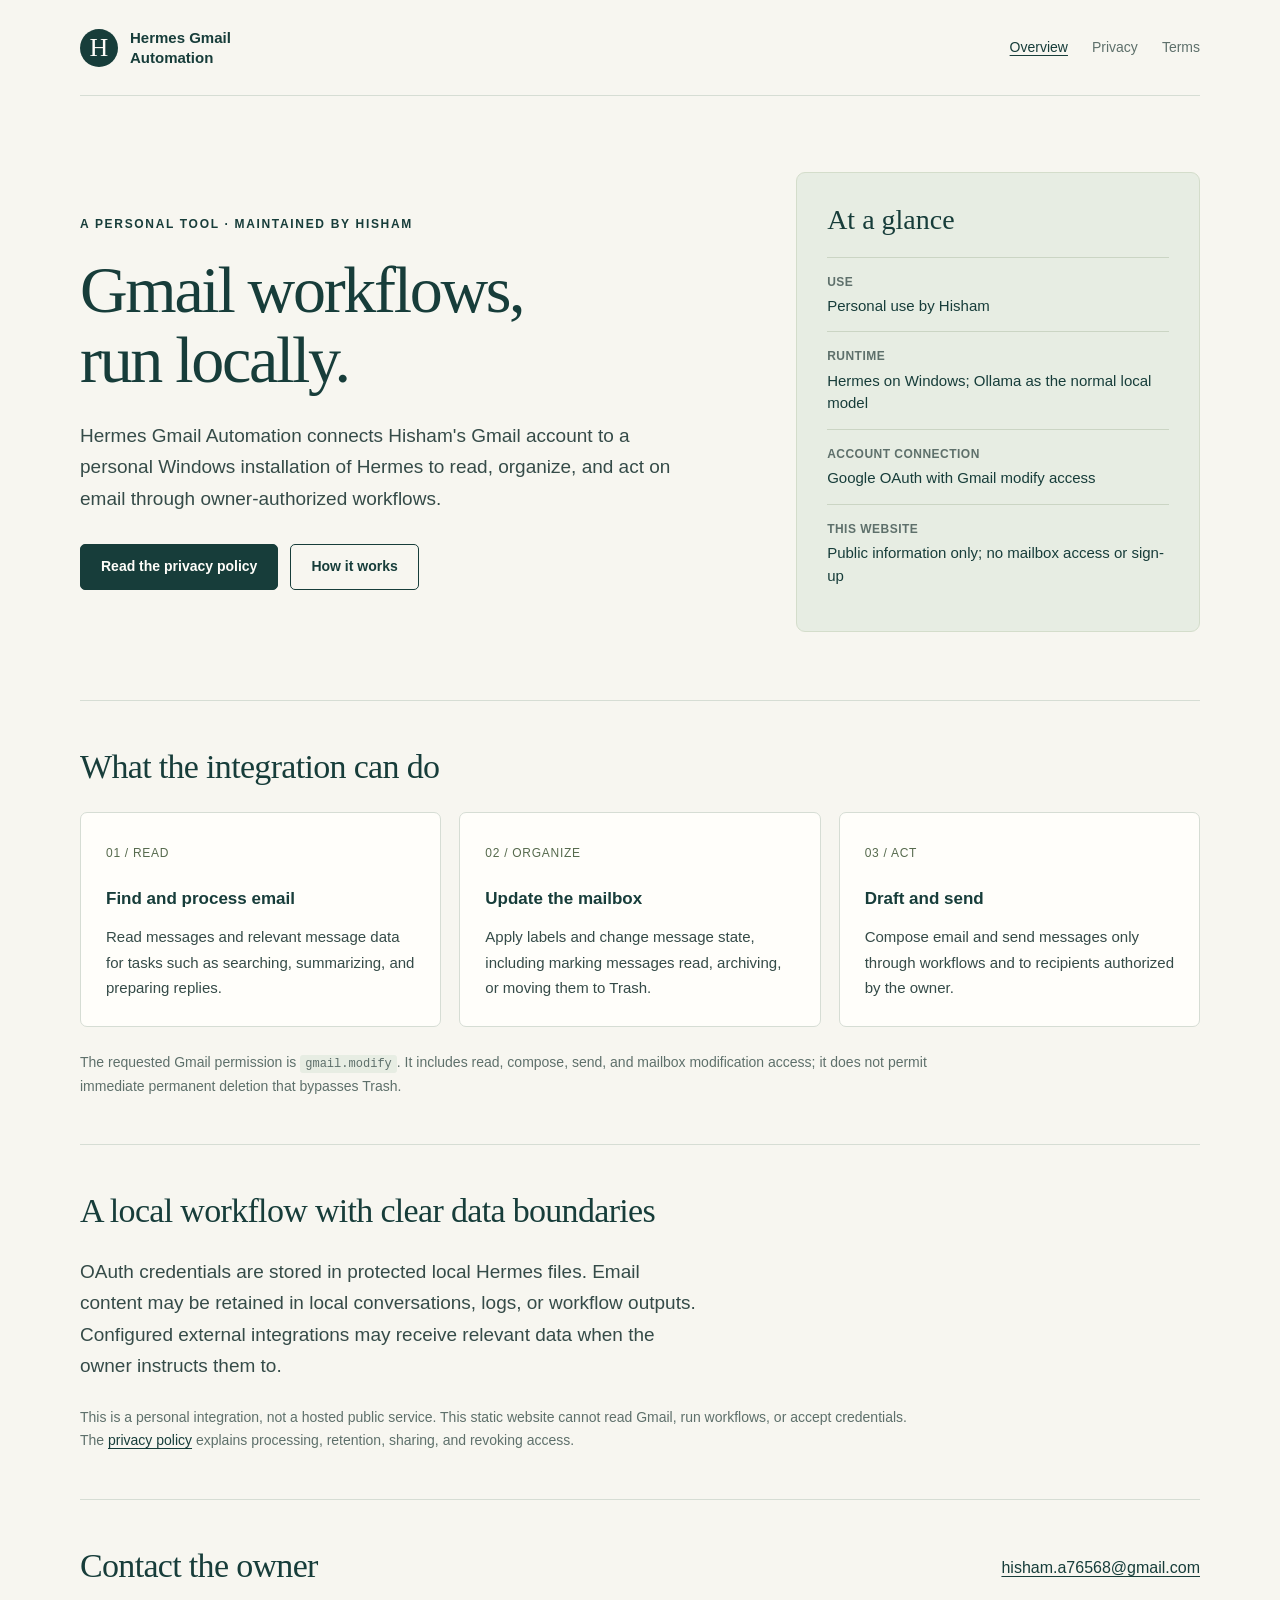
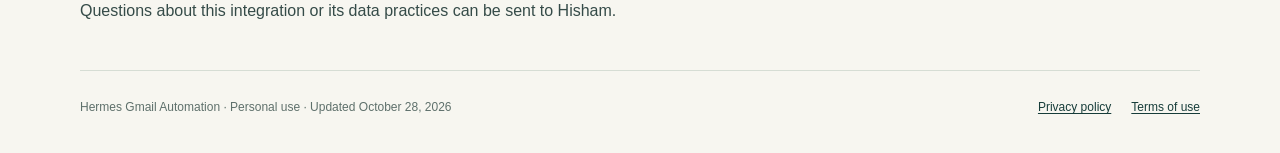
<file: index.html>
<!doctype html>
<html lang="en">
<head>
  <meta charset="utf-8">
  <meta name="viewport" content="width=device-width, initial-scale=1">
  <meta name="description" content="Hermes Gmail Automation is Hisham's personal Windows integration for owner-authorized Gmail workflows, run locally with Hermes and Ollama.">
  <title>Hermes Gmail Automation — Personal Gmail workflows</title>
  <link rel="stylesheet" href="styles.css">
</head>
<body>
  <div class="shell">
    <header class="site-header">
      <a class="brand" href="index.html"><span class="brand-mark" aria-hidden="true">H</span><span>Hermes Gmail<br>Automation</span></a>
      <nav class="nav" aria-label="Main navigation">
        <a href="index.html" aria-current="page">Overview</a>
        <a href="privacy.html">Privacy</a>
        <a href="terms.html">Terms</a>
      </nav>
    </header>
    <main>
      <section class="hero" aria-labelledby="page-title">
        <div>
          <p class="eyebrow">A personal tool · Maintained by Hisham</p>
          <h1 id="page-title">Gmail workflows,<br>run locally.</h1>
          <p class="lead">Hermes Gmail Automation connects Hisham's Gmail account to a personal Windows installation of Hermes to read, organize, and act on email through owner-authorized workflows.</p>
          <div class="actions">
            <a class="button primary" href="privacy.html">Read the privacy policy</a>
            <a class="button" href="#how-it-works">How it works</a>
          </div>
        </div>
        <aside class="overview" aria-label="Integration details">
          <h2>At a glance</h2>
          <dl>
            <div><dt>USE</dt><dd>Personal use by Hisham</dd></div>
            <div><dt>RUNTIME</dt><dd>Hermes on Windows; Ollama as the normal local model</dd></div>
            <div><dt>ACCOUNT CONNECTION</dt><dd>Google OAuth with Gmail modify access</dd></div>
            <div><dt>THIS WEBSITE</dt><dd>Public information only; no mailbox access or sign-up</dd></div>
          </dl>
        </aside>
      </section>
      <section class="section" id="how-it-works" aria-labelledby="workflow-title">
        <h2 id="workflow-title">What the integration can do</h2>
        <div class="cards">
          <article class="card"><span class="card-number" aria-hidden="true">01 / READ</span><h3>Find and process email</h3><p>Read messages and relevant message data for tasks such as searching, summarizing, and preparing replies.</p></article>
          <article class="card"><span class="card-number" aria-hidden="true">02 / ORGANIZE</span><h3>Update the mailbox</h3><p>Apply labels and change message state, including marking messages read, archiving, or moving them to Trash.</p></article>
          <article class="card"><span class="card-number" aria-hidden="true">03 / ACT</span><h3>Draft and send</h3><p>Compose email and send messages only through workflows and to recipients authorized by the owner.</p></article>
        </div>
        <p class="note">The requested Gmail permission is <code>gmail.modify</code>. It includes read, compose, send, and mailbox modification access; it does not permit immediate permanent deletion that bypasses Trash.</p>
      </section>
      <section class="section" aria-labelledby="data-title">
        <h2 id="data-title">A local workflow with clear data boundaries</h2>
        <p class="lead">OAuth credentials are stored in protected local Hermes files. Email content may be retained in local conversations, logs, or workflow outputs. Configured external integrations may receive relevant data when the owner instructs them to.</p>
        <p class="note">This is a personal integration, not a hosted public service. This static website cannot read Gmail, run workflows, or accept credentials. The <a href="privacy.html">privacy policy</a> explains processing, retention, sharing, and revoking access.</p>
      </section>
      <section class="section contact-row" aria-labelledby="contact-title">
        <div><h2 id="contact-title">Contact the owner</h2><p>Questions about this integration or its data practices can be sent to Hisham.</p></div>
        <a href="mailto:hisham.a76568@gmail.com">hisham.a76568@gmail.com</a>
      </section>
    </main>
    <footer class="site-footer">
      <p>Hermes Gmail Automation · Personal use · Updated October 28, 2026</p>
      <div><a href="privacy.html">Privacy policy</a><a href="terms.html">Terms of use</a></div>
    </footer>
  </div>
</body>
</html>
</file>
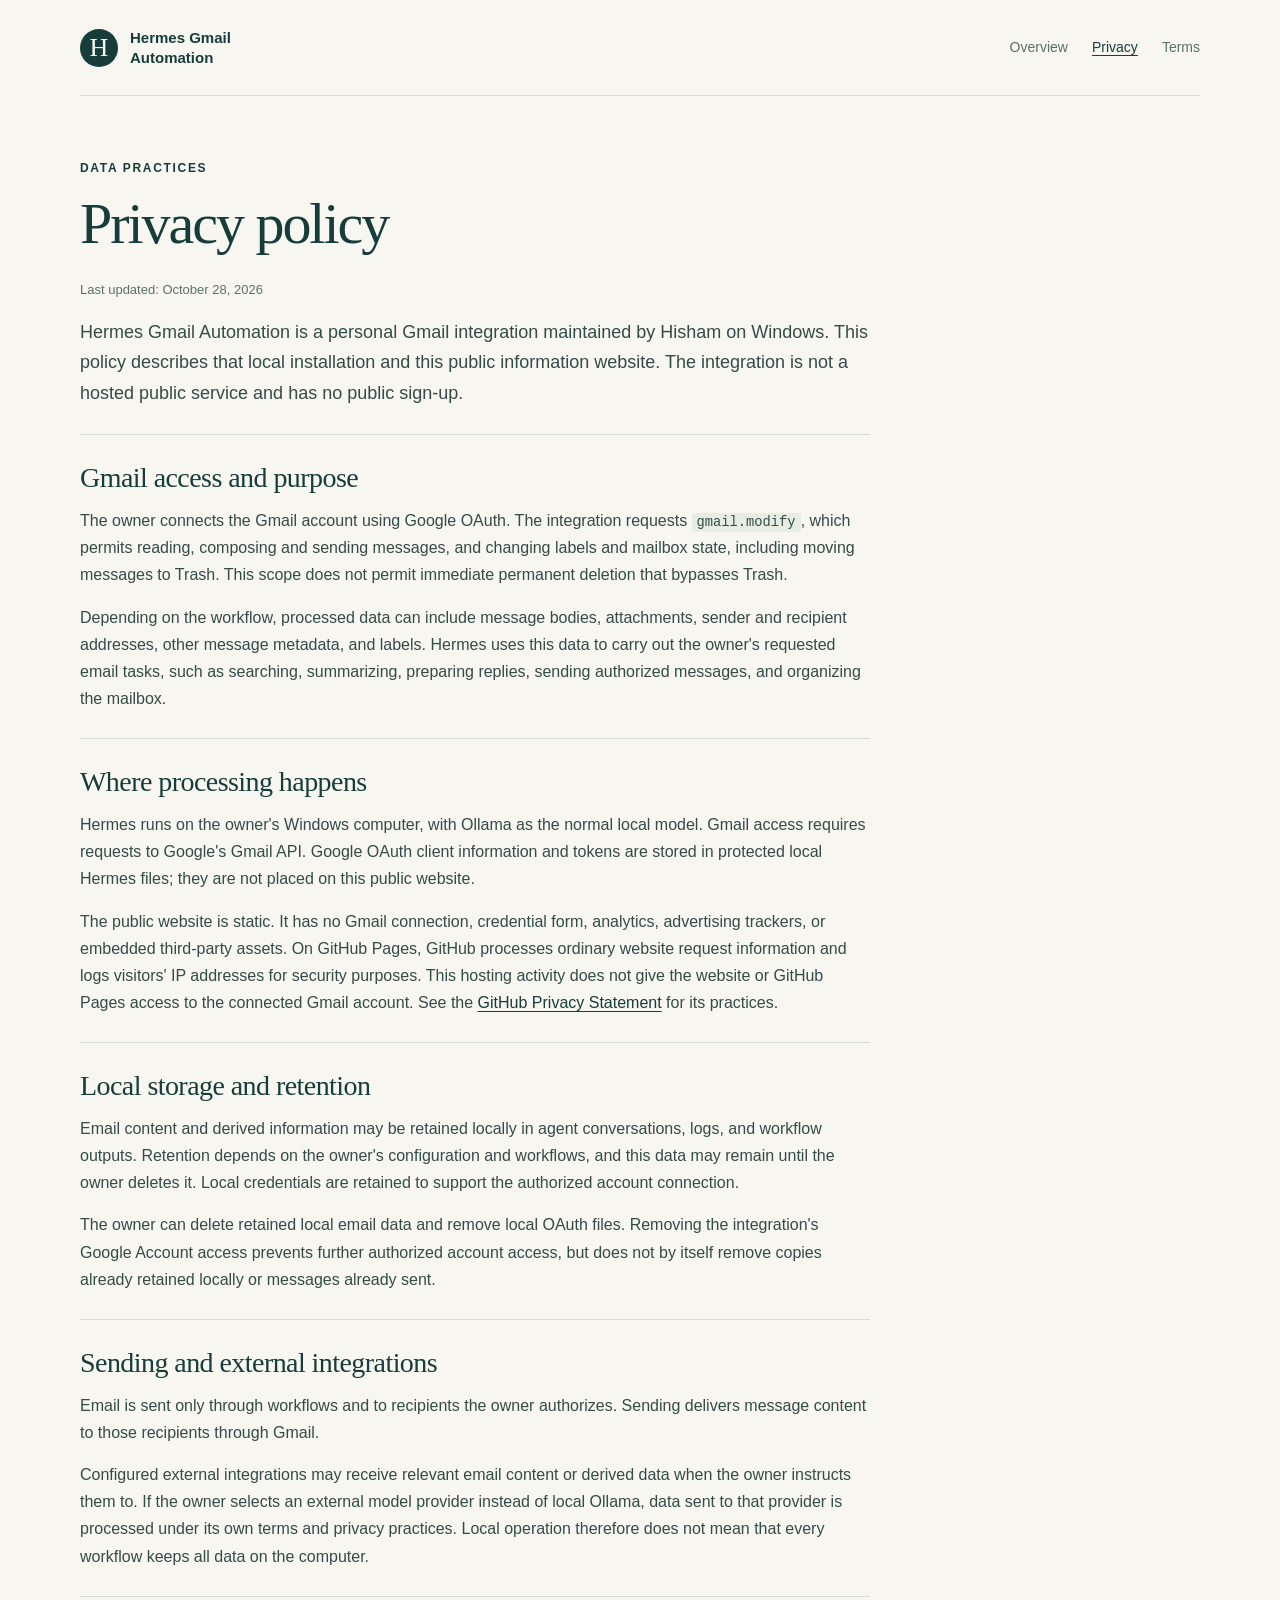
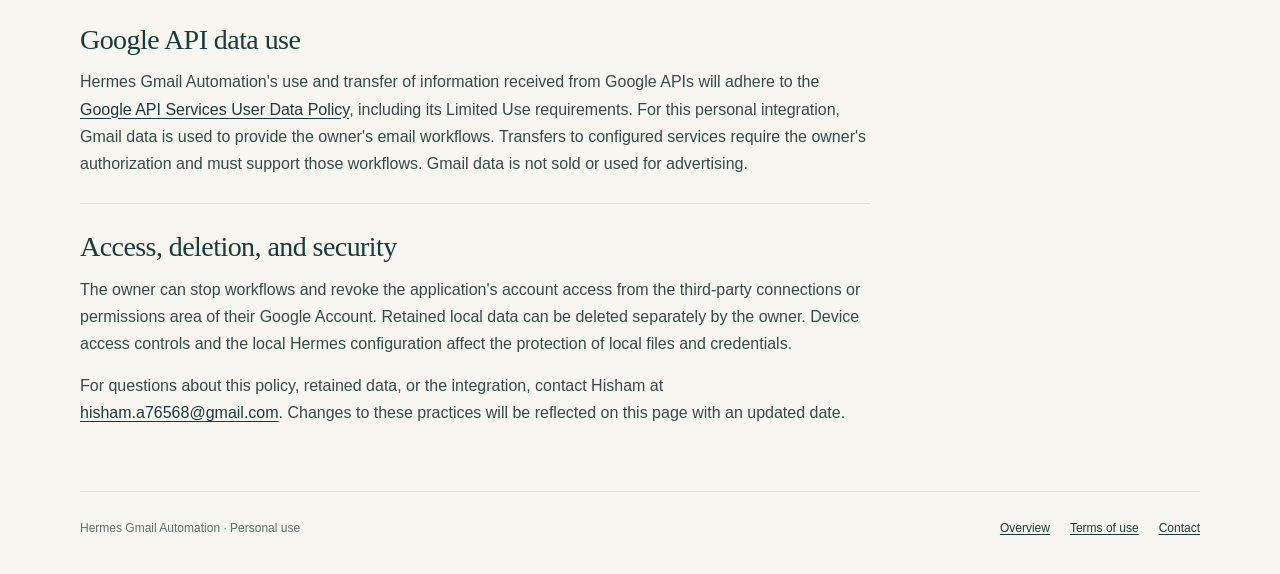
<file: privacy.html>
<!doctype html>
<html lang="en">
<head>
  <meta charset="utf-8">
  <meta name="viewport" content="width=device-width, initial-scale=1">
  <meta name="description" content="How Hermes Gmail Automation accesses, uses, retains, and shares Gmail data for Hisham's personal local workflows.">
  <title>Privacy policy — Hermes Gmail Automation</title>
  <link rel="stylesheet" href="styles.css">
</head>
<body>
  <div class="shell">
    <header class="site-header">
      <a class="brand" href="index.html"><span class="brand-mark" aria-hidden="true">H</span><span>Hermes Gmail<br>Automation</span></a>
      <nav class="nav" aria-label="Main navigation"><a href="index.html">Overview</a><a href="privacy.html" aria-current="page">Privacy</a><a href="terms.html">Terms</a></nav>
    </header>
    <main class="document">
      <p class="eyebrow">Data practices</p>
      <h1>Privacy policy</h1>
      <p class="updated">Last updated: October 28, 2026</p>
      <p class="intro">Hermes Gmail Automation is a personal Gmail integration maintained by Hisham on Windows. This policy describes that local installation and this public information website. The integration is not a hosted public service and has no public sign-up.</p>
      <section aria-labelledby="access">
        <h2 id="access">Gmail access and purpose</h2>
        <p>The owner connects the Gmail account using Google OAuth. The integration requests <code>gmail.modify</code>, which permits reading, composing and sending messages, and changing labels and mailbox state, including moving messages to Trash. This scope does not permit immediate permanent deletion that bypasses Trash.</p>
        <p>Depending on the workflow, processed data can include message bodies, attachments, sender and recipient addresses, other message metadata, and labels. Hermes uses this data to carry out the owner's requested email tasks, such as searching, summarizing, preparing replies, sending authorized messages, and organizing the mailbox.</p>
      </section>
      <section aria-labelledby="processing">
        <h2 id="processing">Where processing happens</h2>
        <p>Hermes runs on the owner's Windows computer, with Ollama as the normal local model. Gmail access requires requests to Google's Gmail API. Google OAuth client information and tokens are stored in protected local Hermes files; they are not placed on this public website.</p>
        <p>The public website is static. It has no Gmail connection, credential form, analytics, advertising trackers, or embedded third-party assets. On GitHub Pages, GitHub processes ordinary website request information and logs visitors' IP addresses for security purposes. This hosting activity does not give the website or GitHub Pages access to the connected Gmail account. See the <a href="https://docs.github.com/en/site-policy/privacy-policies/github-general-privacy-statement">GitHub Privacy Statement</a> for its practices.</p>
      </section>
      <section aria-labelledby="retention">
        <h2 id="retention">Local storage and retention</h2>
        <p>Email content and derived information may be retained locally in agent conversations, logs, and workflow outputs. Retention depends on the owner's configuration and workflows, and this data may remain until the owner deletes it. Local credentials are retained to support the authorized account connection.</p>
        <p>The owner can delete retained local email data and remove local OAuth files. Removing the integration's Google Account access prevents further authorized account access, but does not by itself remove copies already retained locally or messages already sent.</p>
      </section>
      <section aria-labelledby="sharing">
        <h2 id="sharing">Sending and external integrations</h2>
        <p>Email is sent only through workflows and to recipients the owner authorizes. Sending delivers message content to those recipients through Gmail.</p>
        <p>Configured external integrations may receive relevant email content or derived data when the owner instructs them to. If the owner selects an external model provider instead of local Ollama, data sent to that provider is processed under its own terms and privacy practices. Local operation therefore does not mean that every workflow keeps all data on the computer.</p>
      </section>
      <section aria-labelledby="limited-use">
        <h2 id="limited-use">Google API data use</h2>
        <p>Hermes Gmail Automation's use and transfer of information received from Google APIs will adhere to the <a href="https://developers.google.com/terms/api-services-user-data-policy">Google API Services User Data Policy</a>, including its Limited Use requirements. For this personal integration, Gmail data is used to provide the owner's email workflows. Transfers to configured services require the owner's authorization and must support those workflows. Gmail data is not sold or used for advertising.</p>
      </section>
      <section aria-labelledby="control">
        <h2 id="control">Access, deletion, and security</h2>
        <p>The owner can stop workflows and revoke the application's account access from the third-party connections or permissions area of their Google Account. Retained local data can be deleted separately by the owner. Device access controls and the local Hermes configuration affect the protection of local files and credentials.</p>
        <p>For questions about this policy, retained data, or the integration, contact Hisham at <a href="mailto:hisham.a76568@gmail.com">hisham.a76568@gmail.com</a>. Changes to these practices will be reflected on this page with an updated date.</p>
      </section>
    </main>
    <footer class="site-footer"><p>Hermes Gmail Automation · Personal use</p><div><a href="index.html">Overview</a><a href="terms.html">Terms of use</a><a href="mailto:hisham.a76568@gmail.com">Contact</a></div></footer>
  </div>
</body>
</html>
</file>
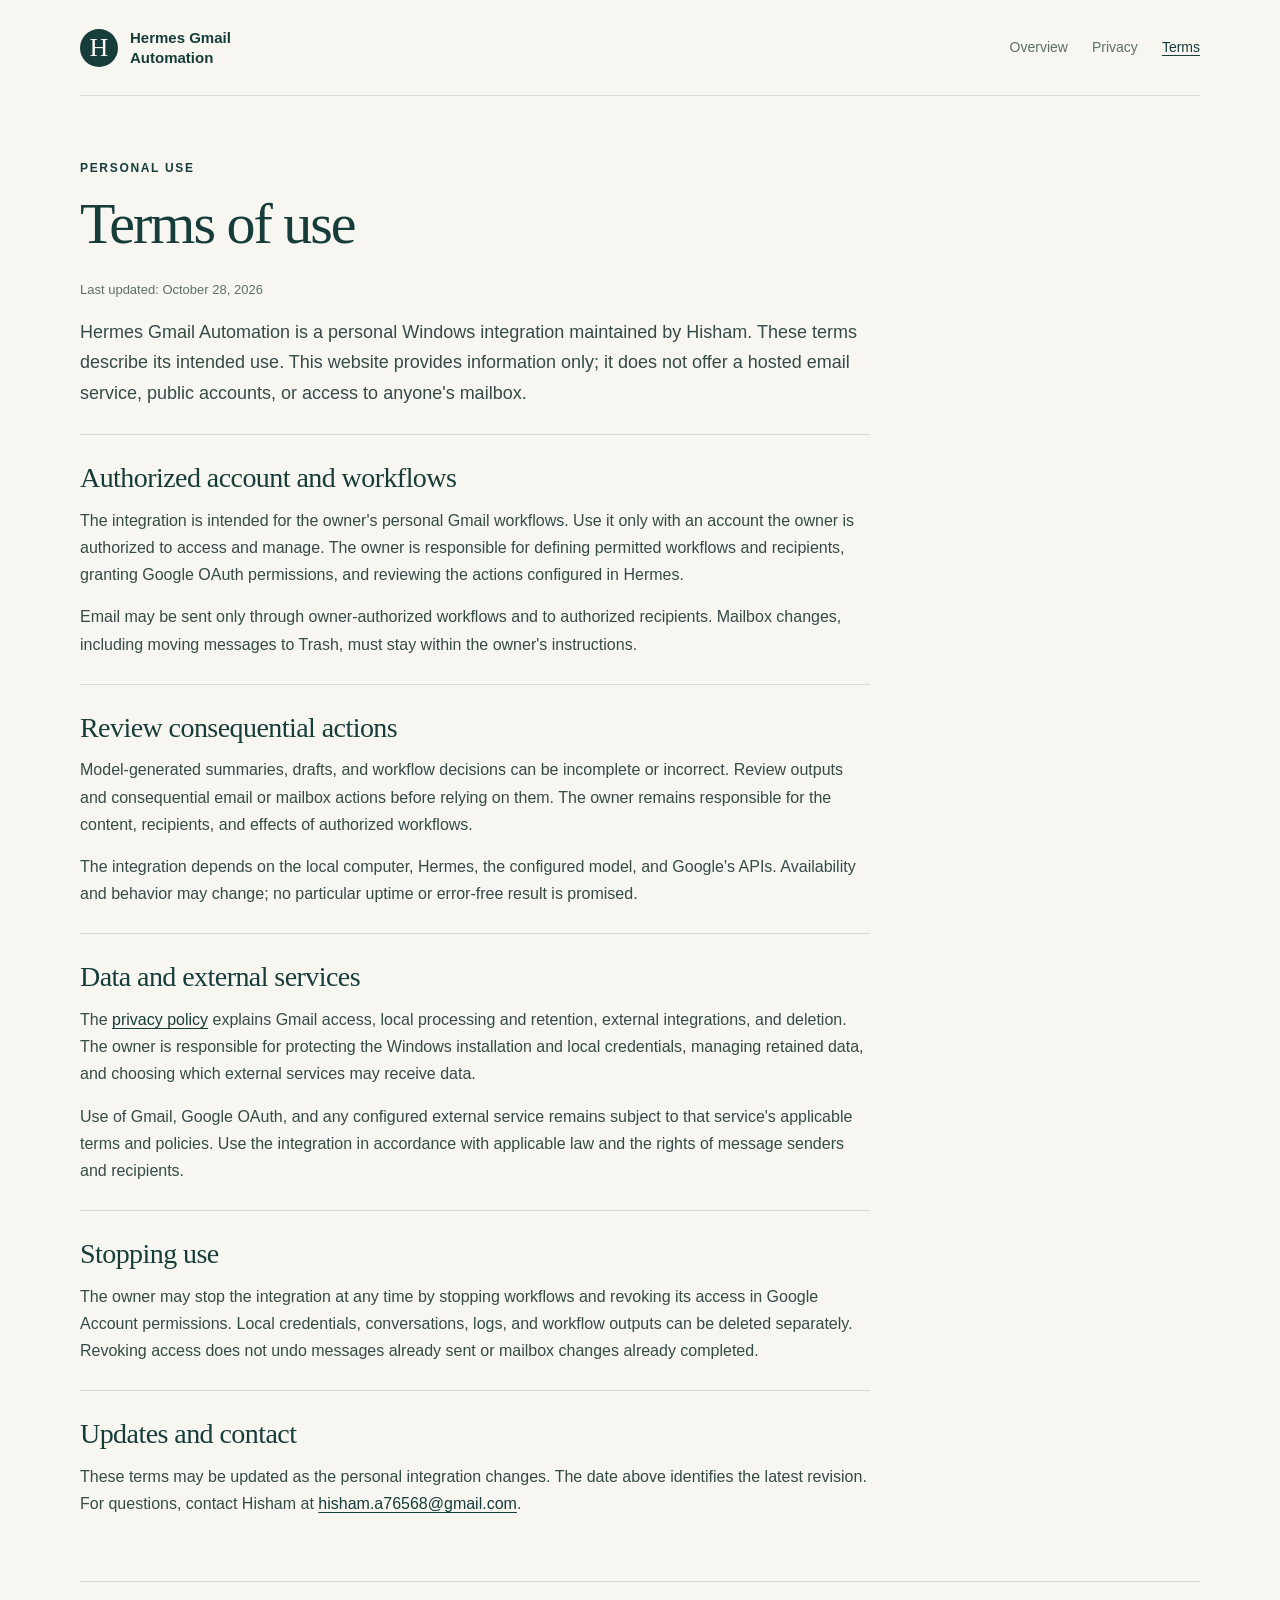
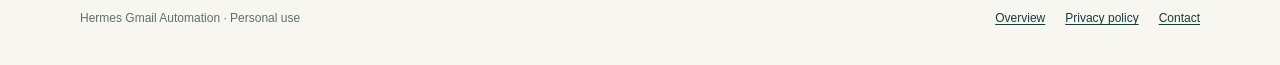
<file: terms.html>
<!doctype html>
<html lang="en">
<head>
  <meta charset="utf-8">
  <meta name="viewport" content="width=device-width, initial-scale=1">
  <meta name="description" content="Terms for the personal use of Hermes Gmail Automation, maintained by Hisham on Windows.">
  <title>Terms of use — Hermes Gmail Automation</title>
  <link rel="stylesheet" href="styles.css">
</head>
<body>
  <div class="shell">
    <header class="site-header">
      <a class="brand" href="index.html"><span class="brand-mark" aria-hidden="true">H</span><span>Hermes Gmail<br>Automation</span></a>
      <nav class="nav" aria-label="Main navigation"><a href="index.html">Overview</a><a href="privacy.html">Privacy</a><a href="terms.html" aria-current="page">Terms</a></nav>
    </header>
    <main class="document">
      <p class="eyebrow">Personal use</p>
      <h1>Terms of use</h1>
      <p class="updated">Last updated: October 28, 2026</p>
      <p class="intro">Hermes Gmail Automation is a personal Windows integration maintained by Hisham. These terms describe its intended use. This website provides information only; it does not offer a hosted email service, public accounts, or access to anyone's mailbox.</p>
      <section aria-labelledby="authorized">
        <h2 id="authorized">Authorized account and workflows</h2>
        <p>The integration is intended for the owner's personal Gmail workflows. Use it only with an account the owner is authorized to access and manage. The owner is responsible for defining permitted workflows and recipients, granting Google OAuth permissions, and reviewing the actions configured in Hermes.</p>
        <p>Email may be sent only through owner-authorized workflows and to authorized recipients. Mailbox changes, including moving messages to Trash, must stay within the owner's instructions.</p>
      </section>
      <section aria-labelledby="review">
        <h2 id="review">Review consequential actions</h2>
        <p>Model-generated summaries, drafts, and workflow decisions can be incomplete or incorrect. Review outputs and consequential email or mailbox actions before relying on them. The owner remains responsible for the content, recipients, and effects of authorized workflows.</p>
        <p>The integration depends on the local computer, Hermes, the configured model, and Google's APIs. Availability and behavior may change; no particular uptime or error-free result is promised.</p>
      </section>
      <section aria-labelledby="data">
        <h2 id="data">Data and external services</h2>
        <p>The <a href="privacy.html">privacy policy</a> explains Gmail access, local processing and retention, external integrations, and deletion. The owner is responsible for protecting the Windows installation and local credentials, managing retained data, and choosing which external services may receive data.</p>
        <p>Use of Gmail, Google OAuth, and any configured external service remains subject to that service's applicable terms and policies. Use the integration in accordance with applicable law and the rights of message senders and recipients.</p>
      </section>
      <section aria-labelledby="stop">
        <h2 id="stop">Stopping use</h2>
        <p>The owner may stop the integration at any time by stopping workflows and revoking its access in Google Account permissions. Local credentials, conversations, logs, and workflow outputs can be deleted separately. Revoking access does not undo messages already sent or mailbox changes already completed.</p>
      </section>
      <section aria-labelledby="contact">
        <h2 id="contact">Updates and contact</h2>
        <p>These terms may be updated as the personal integration changes. The date above identifies the latest revision. For questions, contact Hisham at <a href="mailto:hisham.a76568@gmail.com">hisham.a76568@gmail.com</a>.</p>
      </section>
    </main>
    <footer class="site-footer"><p>Hermes Gmail Automation · Personal use</p><div><a href="index.html">Overview</a><a href="privacy.html">Privacy policy</a><a href="mailto:hisham.a76568@gmail.com">Contact</a></div></footer>
  </div>
</body>
</html>
</file>
<file: styles.css>
:root {
  color-scheme: light;
  --ink: #173d3a;
  --text: #354b48;
  --muted: #5e706b;
  --paper: #f7f6f0;
  --white: #fffefa;
  --line: #d6ddd4;
  --tint: #e7ede3;
  --accent: #c4d893;
}
* { box-sizing: border-box; }
html { scroll-behavior: smooth; }
body { margin: 0; background: var(--paper); color: var(--text); font: 16px/1.7 -apple-system, BlinkMacSystemFont, "Segoe UI", sans-serif; }
a { color: var(--ink); text-underline-offset: .2em; }
a:hover { text-decoration-thickness: 2px; }
a:focus-visible { outline: 3px solid #658127; outline-offset: 5px; border-radius: 2px; }
.shell { width: min(1120px, calc(100% - 64px)); margin-inline: auto; }
.site-header { display: flex; align-items: center; justify-content: space-between; gap: 28px; padding-block: 28px; border-bottom: 1px solid var(--line); }
.brand { display: flex; align-items: center; gap: 12px; color: var(--ink); font-size: 15px; font-weight: 700; line-height: 1.3; text-decoration: none; }
.brand-mark { display: grid; place-items: center; width: 38px; height: 38px; background: var(--ink); color: var(--white); border-radius: 50%; font: 26px/1 Georgia, serif; }
.nav { display: flex; flex-wrap: wrap; gap: 24px; }
.nav a { color: var(--muted); font-size: 14px; text-decoration: none; }
.nav a:hover, .nav a[aria-current="page"] { color: var(--ink); text-decoration: underline; }
.eyebrow { margin: 0 0 20px; color: var(--ink); font-size: 12px; font-weight: 700; letter-spacing: .14em; text-transform: uppercase; }
.hero { display: grid; grid-template-columns: 1.6fr 1fr; gap: 70px; align-items: center; padding-block: 76px 68px; }
h1, h2, h3 { color: var(--ink); }
h1 { margin: 0 0 24px; font: 400 clamp(42px, 5.4vw, 66px)/1.07 Georgia, "Times New Roman", serif; letter-spacing: -.035em; }
.lead { max-width: 620px; margin: 0; font-size: 19px; line-height: 1.65; }
.actions { display: flex; gap: 12px; flex-wrap: wrap; margin-top: 30px; }
.button { display: inline-block; padding: 10px 20px; border: 1px solid var(--ink); border-radius: 5px; font-size: 14px; font-weight: 600; text-decoration: none; }
.button.primary { background: var(--ink); color: var(--white); }
.button:hover { box-shadow: 0 0 0 1px var(--ink); }
.overview { padding: 30px; background: var(--tint); border: 1px solid #d4ddcb; border-radius: 9px; }
.overview h2 { margin: 0 0 20px; font: 400 28px/1.2 Georgia, serif; }
.overview dl { margin: 0; }
.overview dl > div { padding: 14px 0; border-top: 1px solid #cbd5c4; }
.overview dt { color: var(--muted); font-size: 12px; font-weight: 600; letter-spacing: .04em; }
.overview dd { margin: 3px 0 0; color: var(--ink); font-size: 15px; line-height: 1.5; }
.section { padding-block: 46px; border-top: 1px solid var(--line); }
.section h2 { margin: 0 0 24px; font: 400 34px/1.2 Georgia, serif; letter-spacing: -.02em; }
.cards { display: grid; grid-template-columns: repeat(3, 1fr); gap: 18px; }
.card { padding: 25px; background: var(--white); border: 1px solid var(--line); border-radius: 7px; }
.card-number { display: inline-block; margin-bottom: 22px; color: #566a4d; font-size: 12px; letter-spacing: .06em; }
.card h3 { margin: 0 0 10px; font-size: 17px; }
.card p { margin: 0; font-size: 15px; }
.note { max-width: 850px; margin: 24px 0 0; color: var(--muted); font-size: 14px; }
.contact-row { display: flex; justify-content: space-between; align-items: start; gap: 28px; }
.contact-row h2 { margin-bottom: 10px; }
.contact-row p { margin: 0; }
.contact-row > a { margin-top: 8px; overflow-wrap: anywhere; }
.site-footer { display: flex; justify-content: space-between; gap: 20px; flex-wrap: wrap; padding-block: 26px 36px; border-top: 1px solid var(--line); color: var(--muted); font-size: 12px; }
.site-footer p { margin: 0; }
.site-footer div { display: flex; gap: 20px; flex-wrap: wrap; }
.document { max-width: 790px; padding-block: 62px 64px; }
.document h1 { font-size: clamp(42px, 5vw, 58px); }
.document .intro { font-size: 18px; }
.updated { margin: 0 0 28px; color: var(--muted); font-size: 13px; }
.document section { padding-top: 26px; margin-top: 26px; border-top: 1px solid var(--line); }
.document h2 { margin: 0 0 12px; font: 400 28px/1.2 Georgia, serif; letter-spacing: -.02em; }
.document p { margin: 0 0 15px; }
.document p:last-child { margin-bottom: 0; }
.document ul { margin: 12px 0 0; padding-left: 22px; }
.document li { padding-left: 4px; margin-bottom: 9px; }
code { padding: 2px 5px; background: var(--tint); border-radius: 3px; font-size: .86em; overflow-wrap: anywhere; }
@media (max-width: 820px) {
  .hero { grid-template-columns: 1fr; gap: 36px; padding-block: 50px; }
  .overview { max-width: 540px; }
  .cards { grid-template-columns: 1fr; }
  .card-number { margin-bottom: 12px; }
  .contact-row { flex-direction: column; gap: 12px; }
}
@media (max-width: 540px) {
  .shell { width: calc(100% - 36px); }
  .site-header { flex-direction: column; align-items: flex-start; gap: 19px; padding-block: 21px; }
  .nav { gap: 23px; }
  .hero { padding-top: 42px; }
  .lead { font-size: 17px; }
  .overview { padding: 25px; }
  .section { padding-block: 34px; }
  .document { padding-block: 40px 48px; }
  .document .intro { font-size: 17px; }
}
@media (prefers-reduced-motion: reduce) { html { scroll-behavior: auto; } }
@media print {
  body { background: white; }
  .shell { width: 100%; }
  .nav, .actions { display: none; }
  .site-header, .document { padding-block: 16px; }
  .document { max-width: none; }
  .document section, .card { break-inside: avoid; }
}
</file>
